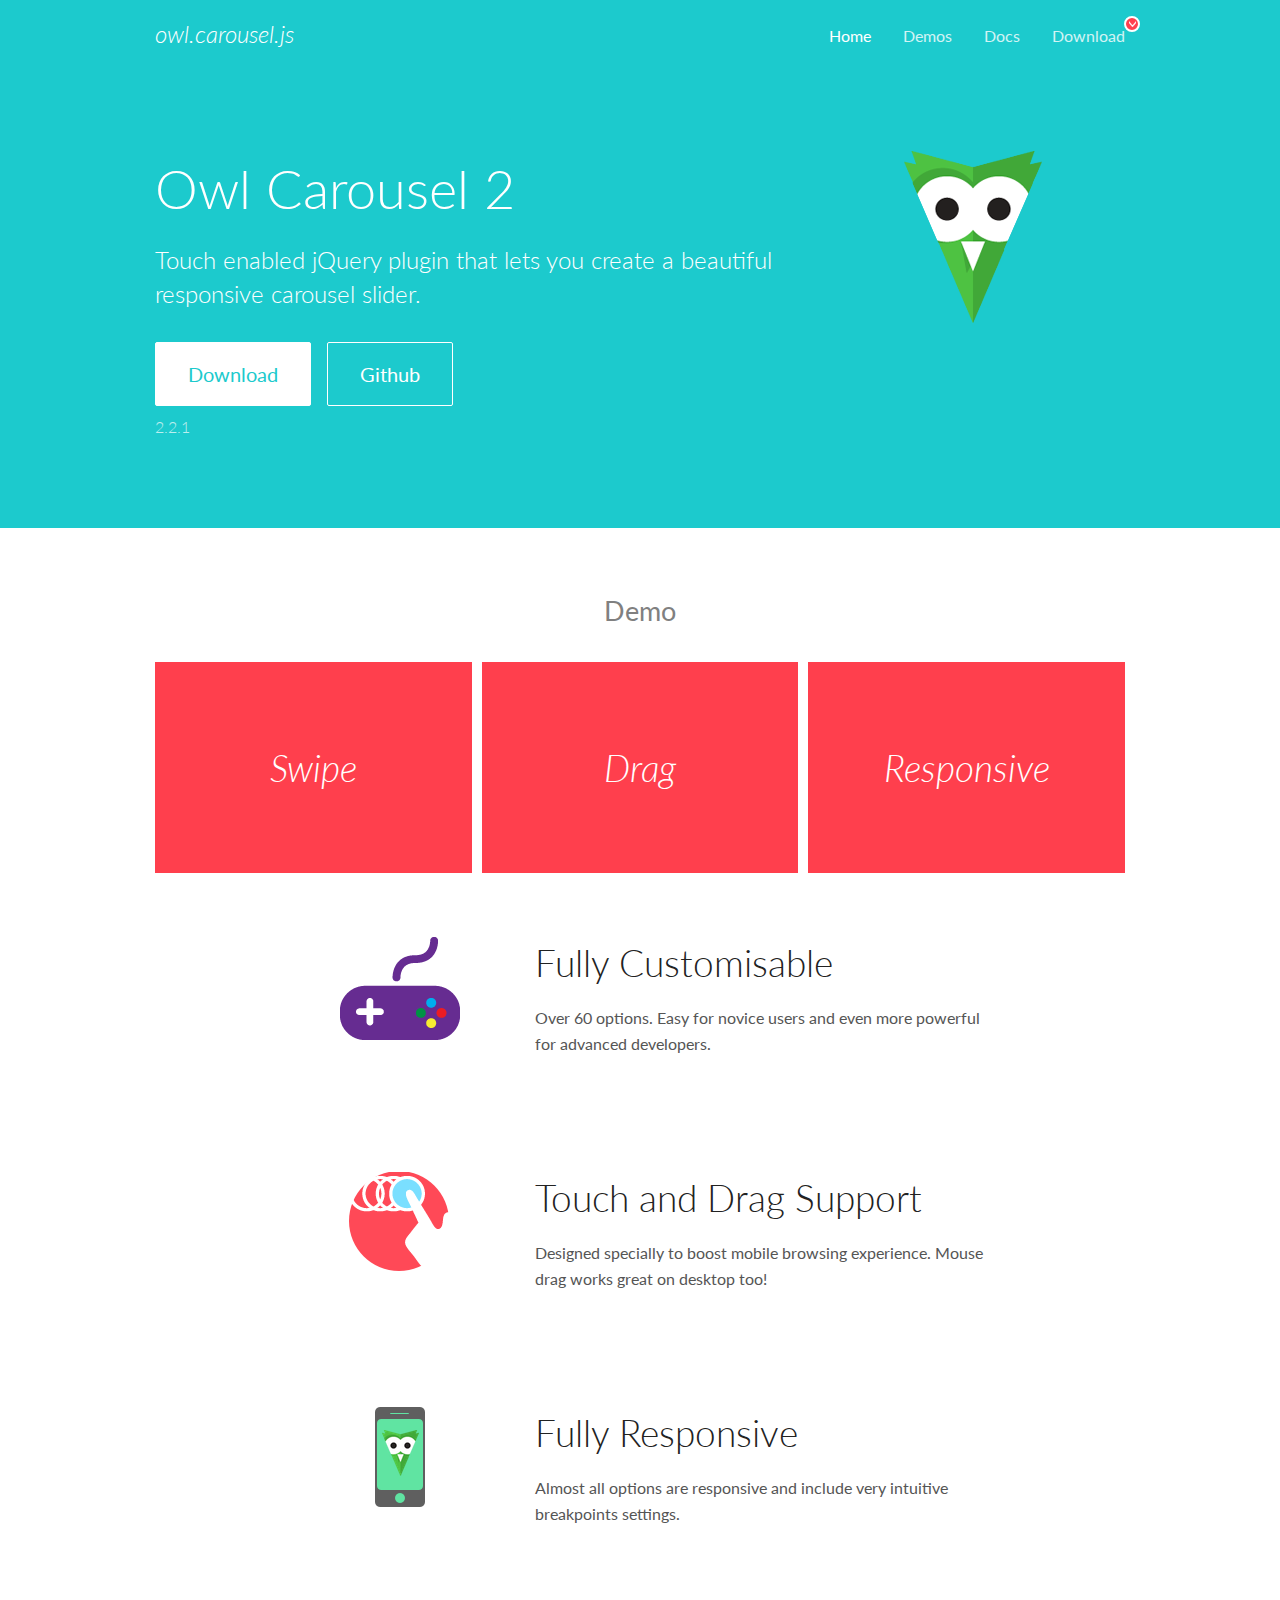
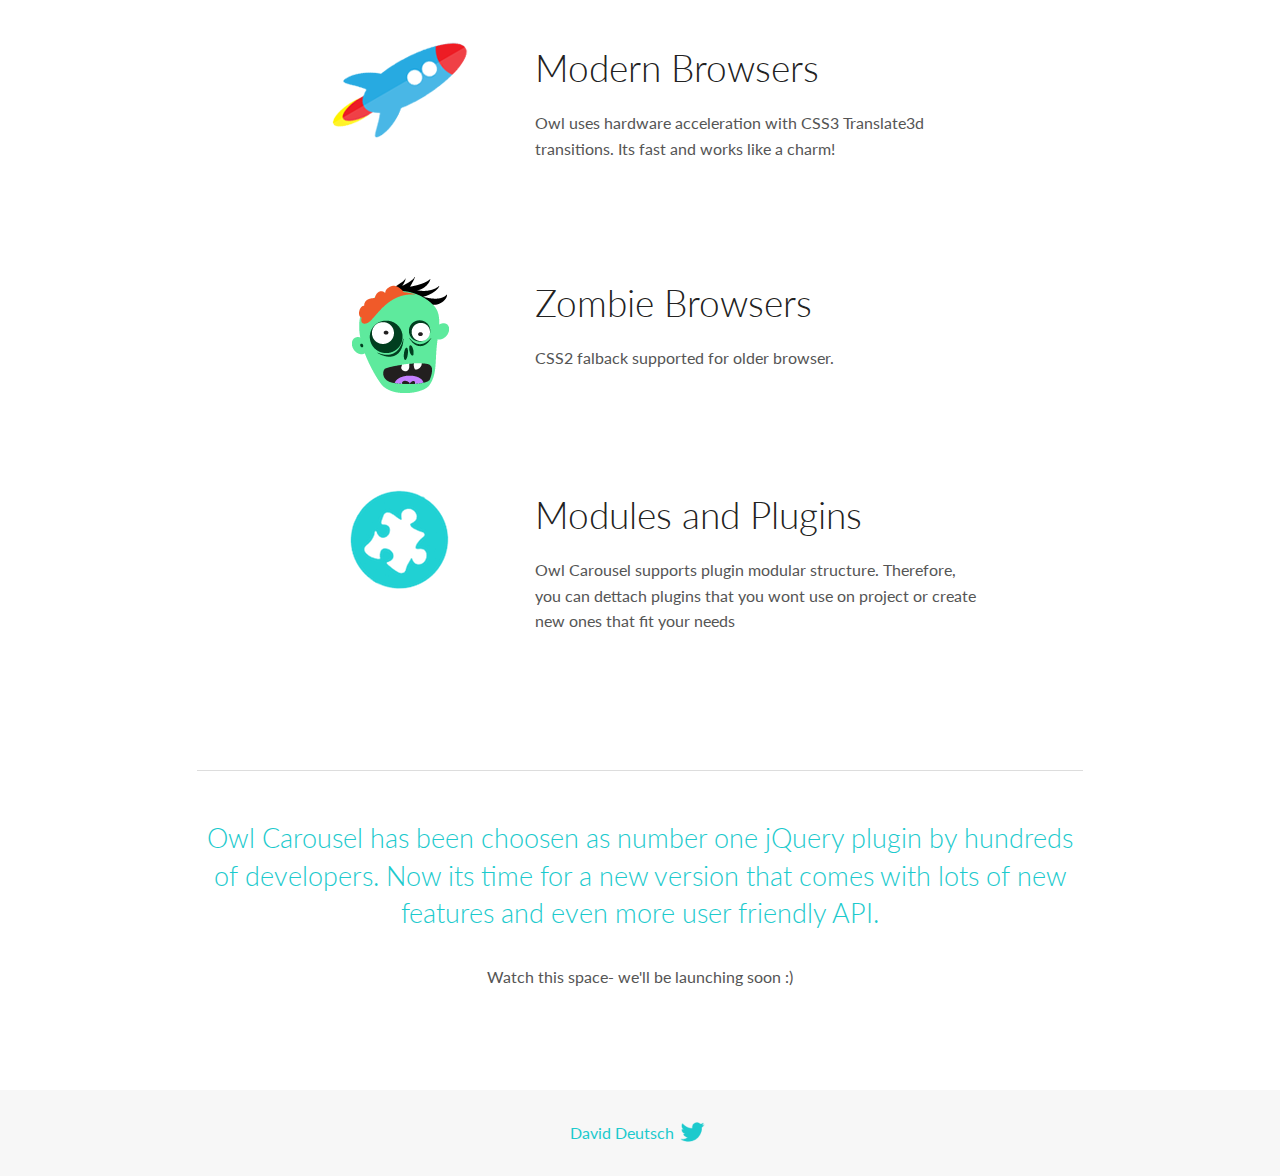
<file: public/vendor/bower_components/owl.carousel/docs/index.html>
<!DOCTYPE html>
<html lang="en">
  <head>

    <!-- head -->
    <meta charset="utf-8">
    <meta name="msapplication-tap-highlight" content="no" />
    <meta name="viewport" content="width=device-width, initial-scale=1.0" />
    <meta name="description" content="Touch enabled jQuery plugin that lets you create beautiful responsive carousel slider.">
    <meta name="author" content="David Deutsch">
    <title>
      Home | Owl Carousel | 2.2.1
    </title>

    <!-- Stylesheets -->
    <link href='https://fonts.googleapis.com/css?family=Lato:300,400,700,400italic,300italic' rel='stylesheet' type='text/css'>
    <link rel="stylesheet" href="assets/css/docs.theme.min.css">

    <!-- Owl Stylesheets -->
    <link rel="stylesheet" href="assets/owlcarousel/assets/owl.carousel.min.css">
    <link rel="stylesheet" href="assets/owlcarousel/assets/owl.theme.default.min.css">

    <!-- HTML5 shim and Respond.js IE8 support of HTML5 elements and media queries -->

    <!--[if lt IE 9]>
      <script src="https://oss.maxcdn.com/libs/html5shiv/3.7.0/html5shiv.js"></script>
      <script src="https://oss.maxcdn.com/libs/respond.js/1.3.0/respond.min.js"></script>
    <![endif]-->

    <!-- Favicons -->
    <link rel="apple-touch-icon-precomposed" sizes="144x144" href="assets/ico/apple-touch-icon-144-precomposed.png">
    <link rel="shortcut icon" href="assets/ico/favicon.png">
    <link rel="shortcut icon" href="favicon.ico">

    <!-- Yeah i know js should not be in header. Its required for demos.-->

    <!-- javascript -->
    <script src="assets/vendors/jquery.min.js"></script>
    <script src="assets/owlcarousel/owl.carousel.js"></script>
  </head>
  <body>

    <!-- header -->
    <header class="header">
      <div class="row">
        <div class="large-12 columns">
          <div class="brand left">
            <h3>
              <a href="/OwlCarousel2/">owl.carousel.js</a> 
            </h3>
          </div>
          <a id="toggle-nav" class="right">
            <span></span> <span></span> <span></span> 
          </a> 
          <div class="nav-bar">
            <ul class="clearfix">
              <li class="active">
                <a href="/OwlCarousel2/index.html">Home</a> 
              </li>
              <li> <a href="/OwlCarousel2/demos/demos.html">Demos</a>  </li>
              <li> <a href="/OwlCarousel2/docs/started-welcome.html">Docs</a>  </li>
              <li>
                <a href="https://github.com/OwlCarousel2/OwlCarousel2/archive/2.2.1.zip">Download</a> 
                <span class="download"></span> 
              </li>
            </ul>
          </div>
        </div>
      </div>
    </header>

    <!-- home panel -->
    <section id="hero">
      <div class="row">
        <div class="large-8 medium-8 columns">
          <h1>Owl Carousel 2</h1>
          <h4>Touch enabled jQuery plugin that lets you create a beautiful responsive carousel slider.</h4>
          <a href="https://github.com/OwlCarousel2/OwlCarousel2/archive/2.2.1.zip" class="hero-button">Download</a> 
          <a href="https://github.com/OwlCarousel2/OwlCarousel2" class="hero-button outline">Github</a> 
          <p>2.2.1</p>
        </div>
        <div class="large-4 medium-4 columns">
          <img class="owl-logo" src="assets/img/owl-logo.png" alt="mr. Owl">
        </div>
      </div>
    </section>

    <!-- body -->
    <div class="home-demo">
      <div class="row">
        <div class="large-12 columns">
          <h3>Demo</h3>
          <div class="owl-carousel">
            <div class="item">
              <h2>Swipe</h2>
            </div>
            <div class="item">
              <h2>Drag</h2>
            </div>
            <div class="item">
              <h2>Responsive</h2>
            </div>
            <div class="item">
              <h2>CSS3</h2>
            </div>
            <div class="item">
              <h2>Fast</h2>
            </div>
            <div class="item">
              <h2>Easy</h2>
            </div>
            <div class="item">
              <h2>Free</h2>
            </div>
            <div class="item">
              <h2>Upgradable</h2>
            </div>
            <div class="item">
              <h2>Tons of options</h2>
            </div>
            <div class="item">
              <h2>Infinity</h2>
            </div>
            <div class="item">
              <h2>Auto Width</h2>
            </div>
          </div>
        </div>
      </div>
    </div>
    <script>
      var owl = $('.owl-carousel');
      owl.owlCarousel({
        margin: 10,
        loop: true,
        responsive: {
          0: {
            items: 1
          },
          600: {
            items: 2
          },
          1000: {
            items: 3
          }
        }
      })
    </script>

    <!-- features -->
    <div id="features">
      <div class="row">
        <div class="small-12 medium-9 small-centered columns">
          <section class="row feature">
            <div class="medium-4 small-12 columns">
              <img src="assets/img/feature-options.png" alt="">
            </div>
            <div class="medium-8 small-12 columns">
              <h2>Fully Customisable</h2>
              <p>Over 60 options. Easy for novice users and even more powerful for advanced developers.</p>
            </div>
          </section>
          <section class="row feature">
            <div class="medium-4 small-12 columns">
              <img src="assets/img/feature-drag.png" alt="">
            </div>
            <div class="medium-8 small-12 columns">
              <h2>Touch and Drag Support</h2>
              <p>Designed specially to boost mobile browsing experience. Mouse drag works great on desktop too!</p>
            </div>
          </section>
          <section class="row feature">
            <div class="medium-4 small-12 columns">
              <img src="assets/img/feature-responsive.png" alt="">
            </div>
            <div class="medium-8 small-12 columns">
              <h2>Fully Responsive</h2>
              <p>Almost all options are responsive and include very intuitive breakpoints settings.</p>
            </div>
          </section>
          <section class="row feature">
            <div class="medium-4 small-12 columns">
              <img src="assets/img/feature-modern.png" alt="">
            </div>
            <div class="medium-8 small-12 columns">
              <h2>Modern Browsers</h2>
              <p>Owl uses hardware acceleration with CSS3 Translate3d transitions. Its fast and works like a charm! </p>
            </div>
          </section>
          <section class="row feature">
            <div class="medium-4 small-12 columns">
              <img src="assets/img/feature-zombie.png" alt="">
            </div>
            <div class="medium-8 small-12 columns">
              <h2>Zombie Browsers</h2>
              <p>CSS2 falback supported for older browser.</p>
            </div>
          </section>
          <section class="row feature">
            <div class="medium-4 small-12 columns">
              <img src="assets/img/feature-module.png" alt="">
            </div>
            <div class="medium-8 small-12 columns">
              <h2>Modules and Plugins</h2>
              <p>Owl Carousel supports plugin modular structure. Therefore, you can dettach plugins that you wont use on project or create new ones that fit your needs</p>
            </div>
          </section>
        </div>
      </div>
    </div>

    <!-- footer -->
    <section id="teaser-text">
      <div class="row">
        <div class="small-12 medium-11 small-centered columns">
          <hr>
          <h3 id="owl-carousel-has-been-choosen-as-number-one-jquery-plugin-by-hundreds-of-developers-now-its-time-for-a-new-version-that-comes-with-lots-of-new-features-and-even-more-user-friendly-api-">Owl Carousel has been choosen as number one jQuery plugin by hundreds of developers. Now its time for a new version that comes with lots of new features and even more user friendly API.</h3>
          <p>Watch this space- we&#39;ll be launching soon :)</p>
        </div>
      </div>
    </section>

    <!-- footer -->
    <footer class="footer">
      <div class="row">
        <div class="large-12 columns">
          <h5>
            <a href="/OwlCarousel2/docs/support-contact.html">David Deutsch</a> 
            <a id="custom-tweet-button" href="https://twitter.com/share?url=https://github.com/OwlCarousel2/OwlCarousel2&text=Owl Carousel - This is so awesome! " target="_blank"></a> 
          </h5>
        </div>
      </div>
    </footer>

    <!-- vendors -->
    <script src="assets/vendors/highlight.js"></script>
    <script src="assets/js/app.js"></script>
  </body>
</html>
</file>
